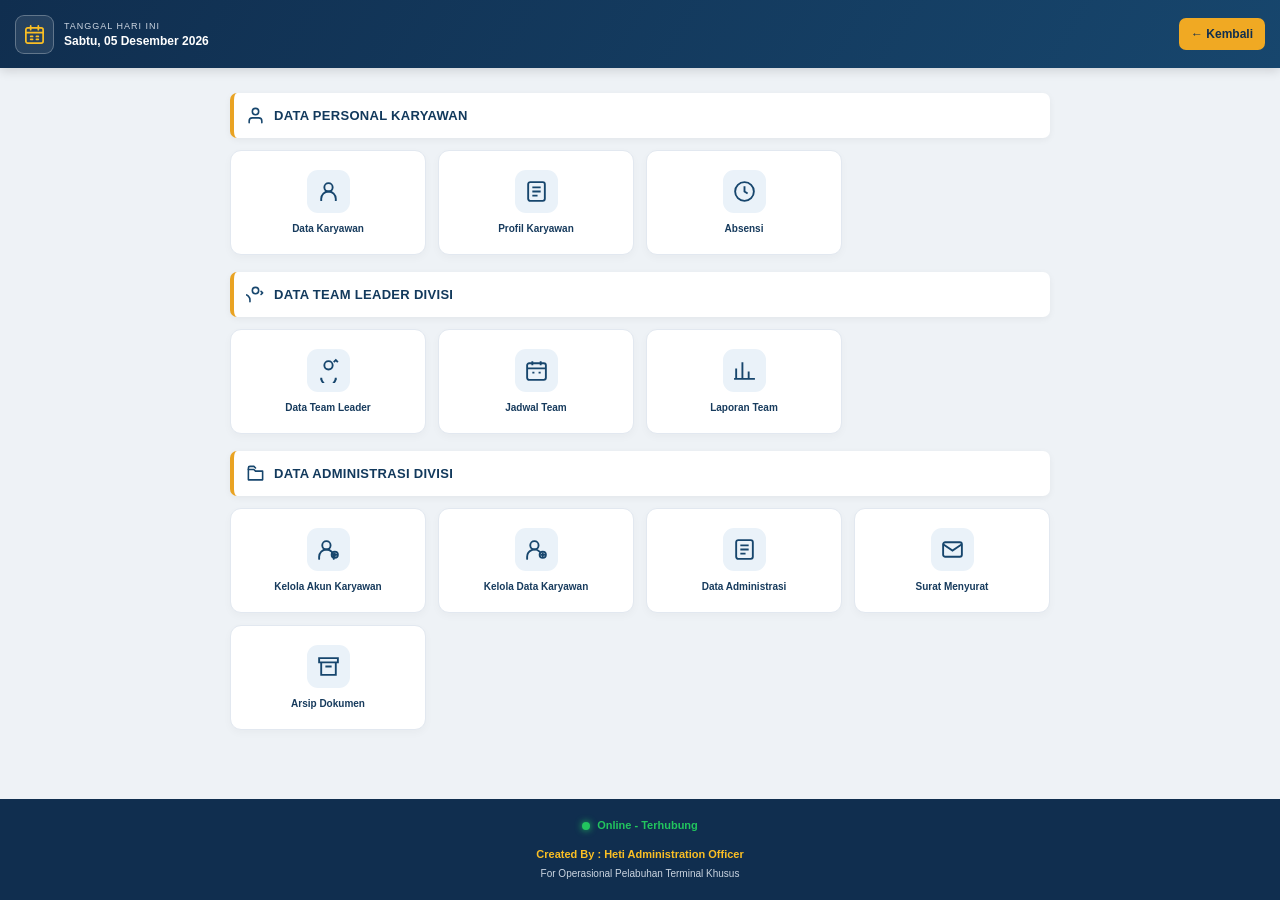
<file: dashboard.html>
<!DOCTYPE html>
<html lang="id">
<head>
<meta charset="UTF-8">
<meta name="viewport" content="width=device-width, initial-scale=1.0">
<meta name="theme-color" content="#102e4f">

<title>Dashboard Administrasi Pelabuhan</title>

<style>
* {
    margin: 0;
    padding: 0;
    box-sizing: border-box;
}

body {
    font-family: "Segoe UI", Arial, sans-serif;
    background: #eef2f6;
    color: #1e293b;
    min-height: 100vh;
    display: flex;
    flex-direction: column;
}

/* HEADER */
.header {
    background: linear-gradient(120deg, #102e4f, #17466d);
    color: white;
    min-height: 68px;
    display: flex;
    align-items: center;
    justify-content: space-between;
    padding: 10px 15px;
    box-shadow: 0 3px 10px #0002;
}

.tanggal-wrapper {
    display: flex;
    align-items: center;
    gap: 10px;
}

.icon-kalender {
    width: 39px;
    height: 39px;
    background: #ffffff18;
    border: 1px solid #ffffff45;
    border-radius: 9px;
    display: flex;
    align-items: center;
    justify-content: center;
    color: #fbbf24;
}

.icon-kalender svg {
    width: 23px;
    height: 23px;
}

.tanggal-info {
    display: flex;
    flex-direction: column;
    gap: 3px;
}

.tanggal-label {
    font-size: 9px;
    color: #cbd5e1;
    text-transform: uppercase;
    letter-spacing: 1px;
}

.tanggal {
    font-size: 12px;
    font-weight: bold;
    color: white;
}

.btn-kembali {
    background: #f0a923;
    color: #102e4f;
    border: none;
    border-radius: 7px;
    padding: 9px 12px;
    font-size: 12px;
    font-weight: bold;
    cursor: pointer;
}

.btn-kembali:active {
    transform: scale(.95);
}

/* MAIN */
.container {
    width: 100%;
    max-width: 850px;
    margin: auto;
    padding: 8px 15px 20px;
    flex: 1;
}

/* JUDUL BAGIAN */
.judul-section {
    display: flex;
    align-items: center;
    gap: 9px;
    background: white;
    border-left: 4px solid #e9a323;
    border-radius: 7px;
    padding: 13px 12px;
    margin-top: 17px;
    margin-bottom: 12px;
    color: #12395c;
    font-size: 13px;
    font-weight: 800;
    letter-spacing: .3px;
    box-shadow: 0 2px 7px #0000000d;
}

.judul-section svg {
    width: 19px;
    height: 19px;
    color: #17466d;
    flex-shrink: 0;
}

/* GRID MENU */
.menu-grid {
    display: grid;
    grid-template-columns: repeat(3, 1fr);
    gap: 12px;
}

/* KARTU MENU */
.menu-item {
    min-height: 105px;
    background: white;
    border: 1px solid #e2e8f0;
    border-radius: 11px;
    display: flex;
    flex-direction: column;
    justify-content: center;
    align-items: center;
    gap: 9px;
    padding: 12px 5px;
    text-decoration: none;
    color: #173b5d;
    box-shadow: 0 3px 8px #00000008;
    transition: .2s;
    cursor: pointer;
}

.menu-item:active {
    transform: scale(.96);
    background: #eaf3fa;
}

.menu-icon {
    width: 43px;
    height: 43px;
    display: flex;
    align-items: center;
    justify-content: center;
    background: #eaf2f9;
    color: #17466d;
    border-radius: 11px;
}

.menu-icon svg {
    width: 25px;
    height: 25px;
    stroke-width: 1.8;
}

.menu-text {
    font-size: 10px;
    font-weight: 700;
    text-align: center;
    line-height: 1.3;
}

/* FOOTER */
.footer {
    background: #102e4f;
    color: #dbeafe;
    text-align: center;
    padding: 17px 10px;
    font-size: 10px;
    line-height: 1.8;
    margin-top: 20px;
}

.status-koneksi {
    display: flex;
    justify-content: center;
    align-items: center;
    gap: 7px;
    font-size: 11px;
    font-weight: bold;
    margin-bottom: 9px;
}

.status-dot {
    width: 8px;
    height: 8px;
    background: #22c55e;
    border-radius: 50%;
    box-shadow: 0 0 7px #22c55e;
}

.created {
    color: #fbbf24;
    font-weight: bold;
    font-size: 11px;
}

.footer-desc {
    color: #cbd5e1;
}

/* POPUP UNDER CONSTRUCTION */
.popup-overlay {
    display: none;
    position: fixed;
    inset: 0;
    background: rgba(0,0,0,.55);
    z-index: 999;
    justify-content: center;
    align-items: center;
    padding: 20px;
}

.popup-box {
    width: 100%;
    max-width: 300px;
    background: white;
    border-radius: 14px;
    padding: 25px 20px;
    text-align: center;
    box-shadow: 0 8px 25px #0003;
    animation: muncul .2s ease;
}

.popup-icon {
    font-size: 38px;
    margin-bottom: 12px;
}

.popup-box h3 {
    color: #12395c;
    font-size: 17px;
    margin-bottom: 8px;
}

.popup-box p {
    color: #64748b;
    font-size: 13px;
    margin-bottom: 20px;
}

.popup-btn {
    background: #17466d;
    color: white;
    border: none;
    border-radius: 7px;
    padding: 10px 25px;
    font-weight: bold;
    cursor: pointer;
}

@keyframes muncul {
    from {
        opacity: 0;
        transform: scale(.9);
    }
    to {
        opacity: 1;
        transform: scale(1);
    }
}

/* RESPONSIVE */
@media (max-width: 360px) {
    .menu-grid {
        grid-template-columns: repeat(2, 1fr);
    }

    .tanggal {
        font-size: 10px;
    }

    .judul-section {
        font-size: 12px;
    }
}

@media (min-width: 600px) {
    .menu-grid {
        grid-template-columns: repeat(4, 1fr);
    }
}
</style>
</head>

<body>

<!-- HEADER -->
<header class="header">

    <div class="tanggal-wrapper">

        <div class="icon-kalender">
            <svg viewBox="0 0 24 24" fill="none"
                 stroke="currentColor" stroke-width="1.8"
                 stroke-linecap="round" stroke-linejoin="round">
                <rect x="3" y="5" width="18" height="16" rx="2"/>
                <path d="M16 3v4M8 3v4M3 10h18"/>
                <path d="M8 14h2M14 14h2M8 17h2M14 17h2"/>
            </svg>
        </div>

        <div class="tanggal-info">
            <span class="tanggal-label">Tanggal Hari Ini</span>
            <span class="tanggal" id="tanggal">Memuat tanggal...</span>
        </div>

    </div>

    <button class="btn-kembali" onclick="history.back()">
        &#8592; Kembali
    </button>

</header>


<main class="container">

    <!-- DATA PERSONAL KARYAWAN -->
    <div class="judul-section">
        <svg viewBox="0 0 24 24" fill="none"
             stroke="currentColor" stroke-width="2"
             stroke-linecap="round" stroke-linejoin="round">
            <path d="M20 21v-2a4 4 0 0 0-4-4H8a4 4 0 0 0-4 4v2"/>
            <circle cx="12" cy="7" r="4"/>
        </svg>
        DATA PERSONAL KARYAWAN
    </div>

    <div class="menu-grid">

        <a href="#" class="menu-item" onclick="underConstruction(event)">
            <div class="menu-icon">
                <svg viewBox="0 0 24 24" fill="none" stroke="currentColor">
                    <circle cx="12" cy="8" r="4"/>
                    <path d="M5 21v-2a7 7 0 0 1 14 0v2"/>
                </svg>
            </div>
            <span class="menu-text">Data Karyawan</span>
        </a>

        <a href="#" class="menu-item" onclick="underConstruction(event)">
            <div class="menu-icon">
                <svg viewBox="0 0 24 24" fill="none" stroke="currentColor">
                    <rect x="4" y="3" width="16" height="18" rx="2"/>
                    <path d="M8 8h8M8 12h8M8 16h5"/>
                </svg>
            </div>
            <span class="menu-text">Profil Karyawan</span>
        </a>

        <a href="#" class="menu-item" onclick="underConstruction(event)">
            <div class="menu-icon">
                <svg viewBox="0 0 24 24" fill="none" stroke="currentColor">
                    <circle cx="12" cy="12" r="9"/>
                    <path d="M12 7v5l3 2"/>
                </svg>
            </div>
            <span class="menu-text">Absensi</span>
        </a>

    </div>


    <!-- DATA TEAM LEADER DIVISI -->
    <div class="judul-section">
        <svg viewBox="0 0 24 24" fill="none"
             stroke="currentColor" stroke-width="2"
             stroke-linecap="round" stroke-linejoin="round">
            <circle cx="12" cy="7" r="4"/>
            <path d="M5 21v-2a7 7 0 0 0-14 0v2"/>
            <path d="M19 8l2 2-2 2"/>
        </svg>
        DATA TEAM LEADER DIVISI
    </div>

    <div class="menu-grid">

        <a href="#" class="menu-item" onclick="underConstruction(event)">
            <div class="menu-icon">
                <svg viewBox="0 0 24 24" fill="none" stroke="currentColor">
                    <circle cx="12" cy="7" r="4"/>
                    <path d="M5 21v-2a7 7 0 0 0 14 0v2"/>
                    <path d="M17 4l2-2 2 2"/>
                </svg>
            </div>
            <span class="menu-text">Data Team Leader</span>
        </a>

        <a href="#" class="menu-item" onclick="underConstruction(event)">
            <div class="menu-icon">
                <svg viewBox="0 0 24 24" fill="none" stroke="currentColor">
                    <rect x="3" y="5" width="18" height="16" rx="2"/>
                    <path d="M16 3v4M8 3v4M3 10h18M8 14h2M14 14h2"/>
                </svg>
            </div>
            <span class="menu-text">Jadwal Team</span>
        </a>

        <a href="#" class="menu-item" onclick="underConstruction(event)">
            <div class="menu-icon">
                <svg viewBox="0 0 24 24" fill="none" stroke="currentColor">
                    <path d="M4 20V10M10 20V4M16 20v-7M22 20H2"/>
                </svg>
            </div>
            <span class="menu-text">Laporan Team</span>
        </a>

    </div>


    <!-- DATA ADMINISTRASI DIVISI -->
    <div class="judul-section">
        <svg viewBox="0 0 24 24" fill="none"
             stroke="currentColor" stroke-width="2"
             stroke-linecap="round" stroke-linejoin="round">
            <path d="M3 7h7l2 2h9v11H3z"/>
            <path d="M3 7V5a2 2 0 0 1 2-2h5l2 2"/>
        </svg>
        DATA ADMINISTRASI DIVISI
    </div>

    <div class="menu-grid">

        <!-- KELOLA AKUN KARYAWAN -->
        <a href="verifikasi_akun.html" class="menu-item">

            <div class="menu-icon">
                <svg viewBox="0 0 24 24" fill="none"
                     stroke="currentColor"
                     stroke-width="1.8"
                     stroke-linecap="round"
                     stroke-linejoin="round">

                    <circle cx="10" cy="8" r="4"/>
                    <path d="M3 21v-2a7 7 0 0 1 14 0v2"/>

                    <circle cx="18" cy="17" r="3"/>
                    <path d="M18 15.5v3M16.5 17h3"/>

                </svg>
            </div>

            <span class="menu-text">Kelola Akun Karyawan</span>

        </a>


        <!-- KELOLA DATA KARYAWAN -->
        <a href="data_karyawan.html" class="menu-item">

            <div class="menu-icon">
                <svg viewBox="0 0 24 24" fill="none"
                     stroke="currentColor"
                     stroke-width="1.8"
                     stroke-linecap="round"
                     stroke-linejoin="round">

                    <circle cx="10" cy="8" r="4"/>
                    <path d="M3 21v-2a7 7 0 0 1 12-4.9"/>

                    <circle cx="18" cy="17" r="3"/>
                    <path d="M18 15.5v3M16.5 17h3"/>

                </svg>
            </div>

            <span class="menu-text">Kelola Data Karyawan</span>

        </a>


        <!-- DATA ADMINISTRASI -->
        <a href="#" class="menu-item" onclick="underConstruction(event)">

            <div class="menu-icon">
                <svg viewBox="0 0 24 24" fill="none" stroke="currentColor">
                    <rect x="4" y="3" width="16" height="18" rx="2"/>
                    <path d="M8 8h8M8 12h8M8 16h5"/>
                </svg>
            </div>

            <span class="menu-text">Data Administrasi</span>

        </a>


        <!-- SURAT MENYURAT -->
        <a href="#" class="menu-item" onclick="underConstruction(event)">

            <div class="menu-icon">
                <svg viewBox="0 0 24 24" fill="none" stroke="currentColor">
                    <rect x="3" y="5" width="18" height="14" rx="2"/>
                    <path d="m3 7 9 6 9-6"/>
                </svg>
            </div>

            <span class="menu-text">Surat Menyurat</span>

        </a>


        <!-- ARSIP DOKUMEN -->
        <a href="#" class="menu-item" onclick="underConstruction(event)">

            <div class="menu-icon">
                <svg viewBox="0 0 24 24" fill="none" stroke="currentColor">
                    <path d="M3 4h18v4H3z"/>
                    <path d="M5 8v12h14V8M9 12h6"/>
                </svg>
            </div>

            <span class="menu-text">Arsip Dokumen</span>

        </a>

    </div>

</main>


<!-- FOOTER -->
<footer class="footer">

    <div class="status-koneksi">
        <span class="status-dot" id="statusDot"></span>
        <span id="statusSinyal">Memeriksa koneksi...</span>
    </div>

    <div class="created">
        Created By : Heti Administration Officer
    </div>

    <div class="footer-desc">
        For Operasional Pelabuhan Terminal Khusus
    </div>

</footer>


<!-- POPUP UNDER CONSTRUCTION -->
<div class="popup-overlay" id="popup">

    <div class="popup-box">

        <div class="popup-icon">🚧</div>

        <h3>Under Construction</h3>

        <p>Fitur ini sedang dalam tahap pengembangan.</p>

        <button class="popup-btn" onclick="tutupPopup()">
            Mengerti
        </button>

    </div>

</div>


<script>

// TANGGAL OTOMATIS INDONESIA
function tampilkanTanggal() {

    const sekarang = new Date();

    document.getElementById("tanggal").textContent =
        sekarang.toLocaleDateString("id-ID", {
            weekday: "long",
            day: "2-digit",
            month: "long",
            year: "numeric"
        });
}

tampilkanTanggal();


// STATUS KONEKSI INTERNET
function cekSinyal() {

    const status = document.getElementById("statusSinyal");
    const dot = document.getElementById("statusDot");

    if (navigator.onLine) {

        status.textContent = "Online - Terhubung";
        status.style.color = "#22c55e";
        dot.style.background = "#22c55e";
        dot.style.boxShadow = "0 0 7px #22c55e";

    } else {

        status.textContent = "Offline - Tidak Terhubung";
        status.style.color = "#f87171";
        dot.style.background = "#ef4444";
        dot.style.boxShadow = "0 0 7px #ef4444";

    }
}

window.addEventListener("online", cekSinyal);
window.addEventListener("offline", cekSinyal);

cekSinyal();


// MENAMPILKAN UNDER CONSTRUCTION
function underConstruction(event) {

    event.preventDefault();

    document.getElementById("popup").style.display = "flex";
}


// MENUTUP POPUP
function tutupPopup() {

    document.getElementById("popup").style.display = "none";
}


// MENUTUP POPUP KETIKA AREA LUAR DIKLIK
document.getElementById("popup").addEventListener("click", function(event) {

    if (event.target === this) {
        tutupPopup();
    }

});

</script>

</body>
</html>
</file>
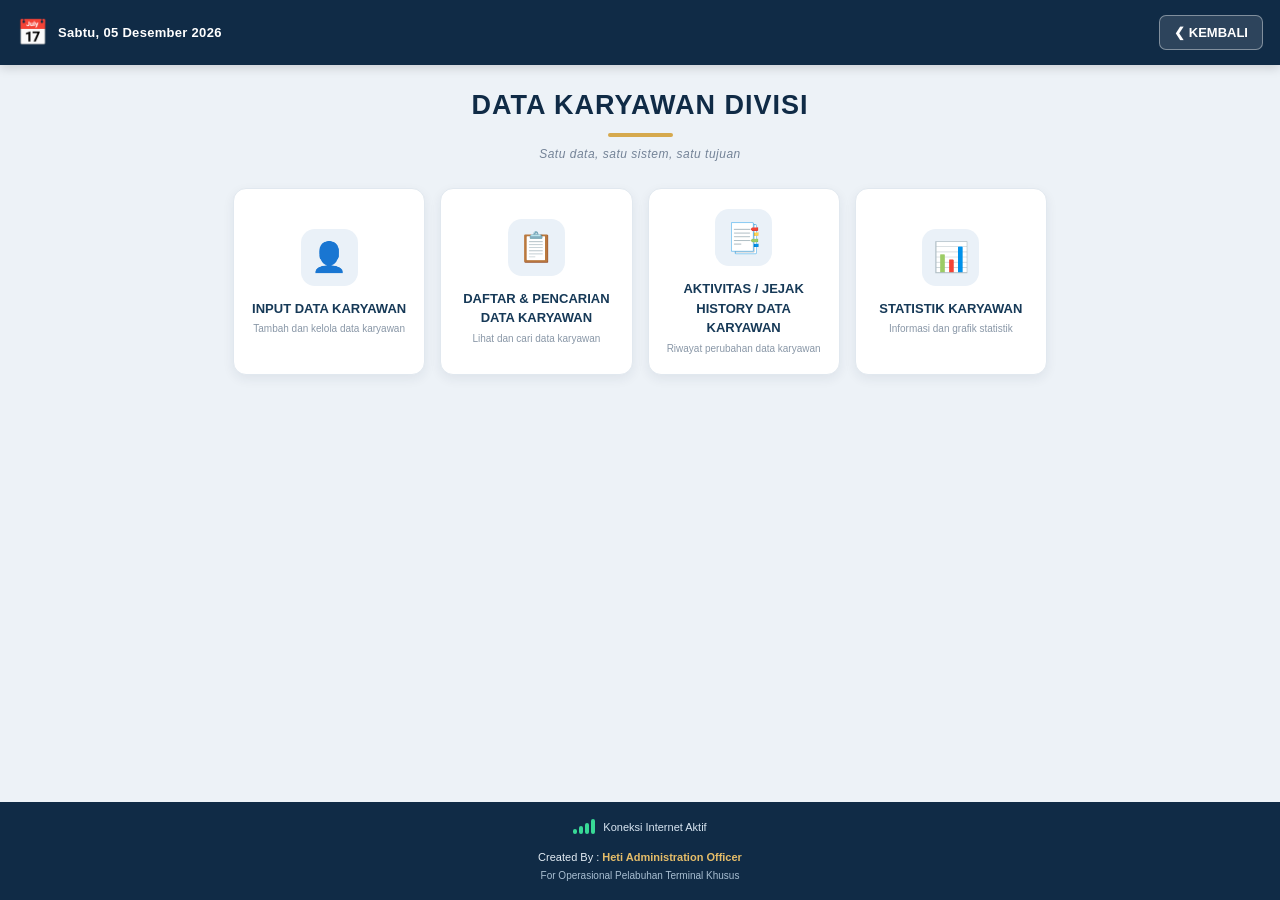
<file: data_karyawan.html>
<!DOCTYPE html>
<html lang="id">
<head>
<meta charset="UTF-8">
<meta name="viewport" content="width=device-width, initial-scale=1.0">
<meta name="theme-color" content="#102b46">

<title>Data Karyawan Divisi</title>

<style>
* {
    margin: 0;
    padding: 0;
    box-sizing: border-box;
}

body {
    font-family: Arial, Helvetica, sans-serif;
    background: #edf2f7;
    color: #24364b;
    min-height: 100vh;
    display: flex;
    flex-direction: column;
}

/* HEADER */
.header {
    background: #102b46;
    color: white;
    padding: 15px 17px;
    display: flex;
    align-items: center;
    justify-content: space-between;
    box-shadow: 0 3px 10px rgba(0,0,0,0.15);
}

.header-left {
    display: flex;
    align-items: center;
    gap: 10px;
}

.calendar-icon {
    font-size: 25px;
}

.date-info {
    font-size: 13px;
    font-weight: bold;
    letter-spacing: 0.3px;
}

.back-button {
    border: 1px solid rgba(255,255,255,0.4);
    background: rgba(255,255,255,0.12);
    color: white;
    padding: 9px 14px;
    border-radius: 7px;
    font-size: 13px;
    font-weight: bold;
    cursor: pointer;
}

.back-button:active {
    background: #315878;
}

/* MAIN */
main {
    flex: 1;
    width: 100%;
    max-width: 850px;
    margin: auto;
    padding: 25px 18px 35px;
}

.page-title {
    text-align: center;
    margin-bottom: 27px;
}

.page-title h1 {
    font-size: 22px;
    color: #102b46;
    letter-spacing: 1px;
    font-weight: 800;
}

.title-line {
    width: 65px;
    height: 4px;
    background: #d6a94d;
    border-radius: 10px;
    margin: 12px auto 0;
}

.subtitle {
    color: #748397;
    font-size: 12px;
    margin-top: 10px;
    letter-spacing: 0.5px;
    font-style: italic;
}

/* MENU */
.menu-container {
    display: grid;
    grid-template-columns: repeat(2, 1fr);
    gap: 15px;
}

.menu-card {
    background: white;
    border-radius: 13px;
    min-height: 155px;
    padding: 20px 12px;
    display: flex;
    flex-direction: column;
    align-items: center;
    justify-content: center;
    text-align: center;
    text-decoration: none;
    color: #24364b;
    border: 1px solid #e1e8ef;
    box-shadow: 0 4px 12px rgba(22,48,75,0.07);
    transition: 0.2s;
}

.menu-card:active {
    transform: scale(0.96);
    background: #f2f7fc;
}

.menu-icon {
    width: 57px;
    height: 57px;
    border-radius: 14px;
    background: #eaf1f8;
    display: flex;
    align-items: center;
    justify-content: center;
    font-size: 29px;
    margin-bottom: 13px;
}

.menu-card h3 {
    font-size: 13px;
    line-height: 1.5;
    color: #163957;
    font-weight: 700;
}

.menu-card p {
    font-size: 10px;
    color: #8997a7;
    margin-top: 5px;
}

/* FOOTER */
.footer {
    background: #102b46;
    color: white;
    padding: 17px 12px 19px;
    text-align: center;
    margin-top: auto;
}

/* SIGNAL */
.signal-status {
    display: flex;
    align-items: center;
    justify-content: center;
    gap: 8px;
    font-size: 11px;
    margin-bottom: 14px;
    color: #d9e6f2;
}

.signal-bars {
    display: flex;
    align-items: flex-end;
    gap: 2px;
    height: 15px;
}

.signal-bars span {
    width: 4px;
    background: #38d996;
    border-radius: 2px;
}

.signal-bars span:nth-child(1) {
    height: 5px;
}

.signal-bars span:nth-child(2) {
    height: 8px;
}

.signal-bars span:nth-child(3) {
    height: 11px;
}

.signal-bars span:nth-child(4) {
    height: 15px;
}

.created-by {
    font-size: 11px;
    color: #e4edf5;
    line-height: 1.7;
}

.created-by strong {
    color: #e5bd69;
}

.footer-note {
    font-size: 10px;
    color: #a9bfd2;
    margin-top: 3px;
}

/* DESKTOP */
@media (min-width: 650px) {
    .menu-container {
        grid-template-columns: repeat(4, 1fr);
    }

    .menu-card {
        min-height: 180px;
    }

    .page-title h1 {
        font-size: 27px;
    }
}
</style>
</head>

<body>

<!-- HEADER -->
<header class="header">

    <div class="header-left">
        <div class="calendar-icon">📅</div>

        <div class="date-info" id="tanggalHariIni">
            Memuat tanggal...
        </div>
    </div>

    <button class="back-button" onclick="kembali()">
        ❮ KEMBALI
    </button>

</header>


<!-- KONTEN UTAMA -->
<main>

    <div class="page-title">

        <h1>DATA KARYAWAN DIVISI</h1>

        <div class="title-line"></div>

        <p class="subtitle">
            Satu data, satu sistem, satu tujuan
        </p>

    </div>


    <!-- MENU UTAMA -->
    <div class="menu-container">

        <!-- INPUT DATA -->
        <a href="input_karyawan.html" class="menu-card">

            <div class="menu-icon">👤</div>

            <h3>INPUT DATA KARYAWAN</h3>

            <p>Tambah dan kelola data karyawan</p>

        </a>


        <!-- DAFTAR DAN PENCARIAN -->
        <a href="daftar_karyawan.html" class="menu-card">

            <div class="menu-icon">📋</div>

            <h3>DAFTAR & PENCARIAN DATA KARYAWAN</h3>

            <p>Lihat dan cari data karyawan</p>

        </a>


        <!-- HISTORY -->
        <a href="history_karyawan.html" class="menu-card">

            <div class="menu-icon">📑</div>

            <h3>AKTIVITAS / JEJAK HISTORY DATA KARYAWAN</h3>

            <p>Riwayat perubahan data karyawan</p>

        </a>


        <!-- STATISTIK -->
        <a href="statistik_karyawan.html" class="menu-card">

            <div class="menu-icon">📊</div>

            <h3>STATISTIK KARYAWAN</h3>

            <p>Informasi dan grafik statistik</p>

        </a>

    </div>

</main>


<!-- FOOTER -->
<footer class="footer">

    <!-- STATUS KONEKSI -->
    <div class="signal-status">

        <div class="signal-bars">
            <span></span>
            <span></span>
            <span></span>
            <span></span>
        </div>

        <span id="statusSinyal">
            Memeriksa koneksi...
        </span>

    </div>

    <div class="created-by">
        Created By : <strong>Heti Administration Officer</strong>
    </div>

    <div class="footer-note">
        For Operasional Pelabuhan Terminal Khusus
    </div>

</footer>


<script>

// TANGGAL OTOMATIS
function tampilkanTanggal() {

    const sekarang = new Date();

    const formatTanggal = new Intl.DateTimeFormat('id-ID', {
        weekday: 'long',
        day: '2-digit',
        month: 'long',
        year: 'numeric'
    });

    document.getElementById('tanggalHariIni').textContent =
        formatTanggal.format(sekarang);

}

tampilkanTanggal();


// TOMBOL KEMBALI
function kembali() {

    if (window.history.length > 1) {
        window.history.back();
    } else {
        window.location.href = 'dashboard.html';
    }

}


// STATUS KONEKSI INTERNET
function cekSinyal() {

    const status = document.getElementById('statusSinyal');

    if (navigator.onLine) {
        status.textContent = 'Koneksi Internet Aktif';
    } else {
        status.textContent = 'Tidak Ada Koneksi Internet';
    }

}

cekSinyal();

window.addEventListener('online', cekSinyal);
window.addEventListener('offline', cekSinyal);

</script>

</body>
</html>
</file>
